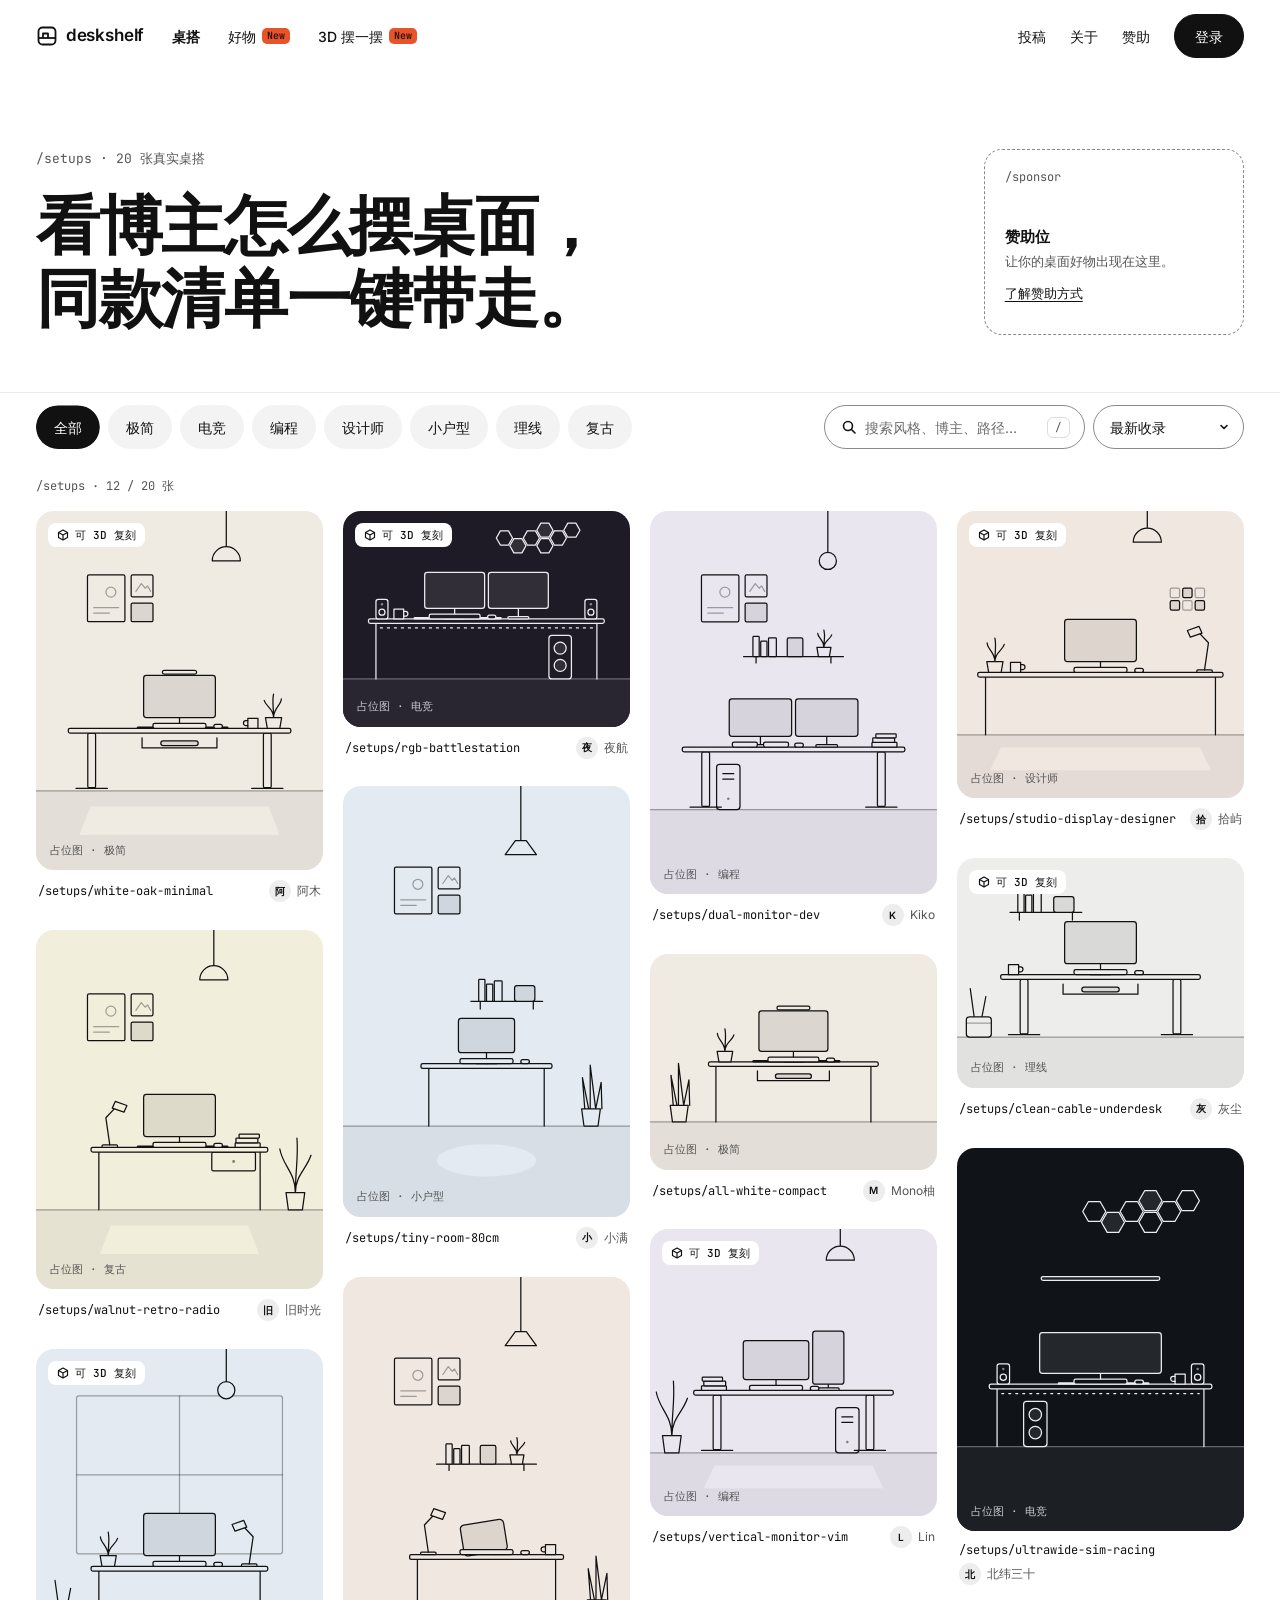
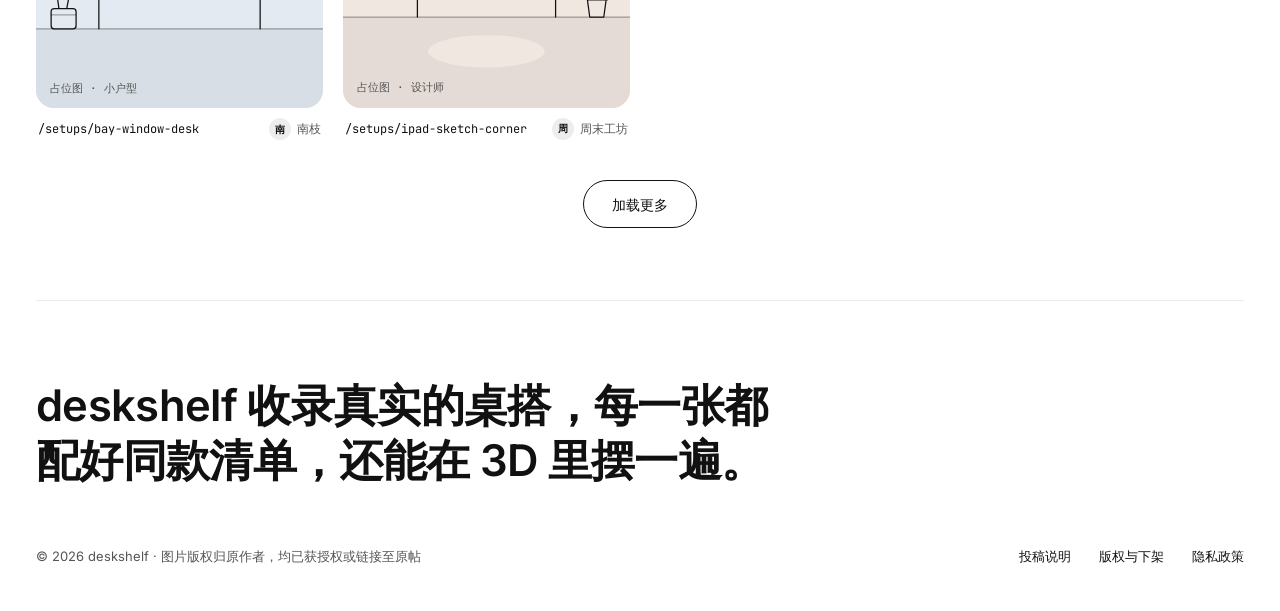
<file: index.html>
<!doctype html>
<html lang="zh-CN">
<head>
<meta charset="utf-8">
<meta name="viewport" content="width=device-width, initial-scale=1">
<title>deskshelf · 真实桌搭与同款清单</title>
<meta name="description" content="deskshelf 收录博主授权的真实桌搭照片，每张桌搭附同款清单，还能用 3D 小工具把桌面布局复刻出来。">
<meta name="theme-color" content="#ffffff">
<link rel="icon" href="favicon.svg" type="image/svg+xml">
<link rel="preload" href="fonts/inter-latin-wght-normal.woff2" as="font" type="font/woff2" crossorigin>
<link rel="preload" href="fonts/jetbrains-mono-latin-wght-normal.woff2" as="font" type="font/woff2" crossorigin>
<link rel="stylesheet" href="styles.css">
<!-- 等卡片渲染完再出第一帧，页面之间的转场才对得上 -->
<link rel="expect" href="#ready" blocking="render">
</head>
<body>
<a class="skip" href="#main">跳到桌搭列表</a>
<div class="wrap">

<header class="site-header">
  <nav class="nav" aria-label="主导航">
    <a class="brand" href="index.html" translate="no">
      <svg width="22" height="22" viewBox="0 0 22 22" fill="none" stroke="currentColor" stroke-width="1.8" stroke-linejoin="round" aria-hidden="true"><rect x="2.5" y="2.5" width="17" height="17" rx="4"></rect><path d="M2.5 13h17"></path><path d="M7 13V8.5h5V13"></path></svg>
      deskshelf
    </a>
    <a href="index.html" aria-current="page">桌搭</a>
    <a href="#">好物<span class="badge-new">New</span></a>
    <a href="detail.html#replica">3D 摆一摆<span class="badge-new">New</span></a>
  </nav>
  <nav class="nav nav--aux" aria-label="辅助导航">
    <a href="#">投稿</a>
    <a href="#">关于</a>
    <a href="#">赞助</a>
    <button type="button" class="btn btn--dark" data-login>登录</button>
  </nav>
</header>

<section class="hero">
  <div class="hero__text">
    <p class="path" id="count">/setups</p>
    <h1><span>看博主怎么摆桌面，</span><span>同款清单一键带走。</span></h1>
  </div>
  <aside class="sponsor" aria-label="赞助位">
    <span class="path">/sponsor</span>
    <div>
      <p class="sponsor__title">赞助位</p>
      <p class="sponsor__desc">让你的桌面好物出现在这里。</p>
      <a class="link-underline" href="#">了解赞助方式</a>
    </div>
  </aside>
</section>

<div class="filters-sentinel" id="filters-sentinel" aria-hidden="true"></div>
<section class="filters" id="filters" aria-label="筛选">
  <div class="chips chips--scroll" id="chips"></div>
  <div class="tools">
    <div class="search">
      <svg width="16" height="16" viewBox="0 0 16 16" fill="none" stroke="currentColor" stroke-width="1.6" stroke-linecap="round" aria-hidden="true"><circle cx="7" cy="7" r="4.5"></circle><path d="M10.5 10.5L14 14"></path></svg>
      <label class="sr-only" for="search">搜索桌搭</label>
      <input type="search" id="search" name="q" placeholder="搜索风格、博主、路径…" autocomplete="off" enterkeyhint="search" spellcheck="false">
      <kbd class="search__kbd" id="search-kbd" aria-hidden="true">/</kbd>
      <button type="button" class="search__clear" id="search-clear" aria-label="清除搜索" hidden>
        <svg width="12" height="12" viewBox="0 0 12 12" fill="none" stroke="currentColor" stroke-width="1.6" stroke-linecap="round" aria-hidden="true"><path d="M2.5 2.5l7 7M9.5 2.5l-7 7"></path></svg>
      </button>
    </div>
    <label class="sort-wrap">
      <span class="sr-only">排序方式</span>
      <select class="sort" id="sort" name="sort">
        <option value="new">最新收录</option>
        <option value="saved">最多收藏</option>
        <option value="d3">可 3D 复刻优先</option>
      </select>
      <svg width="12" height="12" viewBox="0 0 12 12" fill="none" stroke="currentColor" stroke-width="1.6" stroke-linecap="round" stroke-linejoin="round" aria-hidden="true"><path d="M3 4.5L6 7.5l3-3"></path></svg>
    </label>
  </div>
</section>

<main id="main" tabindex="-1">
  <div class="results">
    <p class="path" id="results" aria-live="polite"></p>
    <button type="button" class="link-underline" id="reset" hidden>清除筛选</button>
  </div>

  <div class="masonry" id="grid"></div>

  <div class="empty" id="empty" hidden>
    <p class="empty__title">没有匹配的桌搭。</p>
    <p class="empty__desc">换个分类或关键词，或者清除筛选看全部。</p>
    <button type="button" class="btn" id="empty-reset">清除筛选</button>
  </div>

  <div class="more">
    <button type="button" class="btn" id="more">加载更多</button>
    <p class="path" id="end" hidden>/end · 已经到底了</p>
  </div>
</main>

<footer class="site-footer">
  <p class="site-footer__lead">deskshelf 收录真实的桌搭，每一张都配好同款清单，还能在 3D 里摆一遍。</p>
  <div class="site-footer__row">
    <p>© 2026 deskshelf · 图片版权归原作者，均已获授权或链接至原帖</p>
    <nav class="nav" aria-label="页脚">
      <a href="#">投稿说明</a>
      <a href="#">版权与下架</a>
      <a href="#">隐私政策</a>
    </nav>
  </div>
</footer>

</div>
<script src="sketch.js"></script>
<script src="shared.js"></script>
<script src="app.js"></script>
<span id="ready" hidden></span>
</body>
</html>
</file>
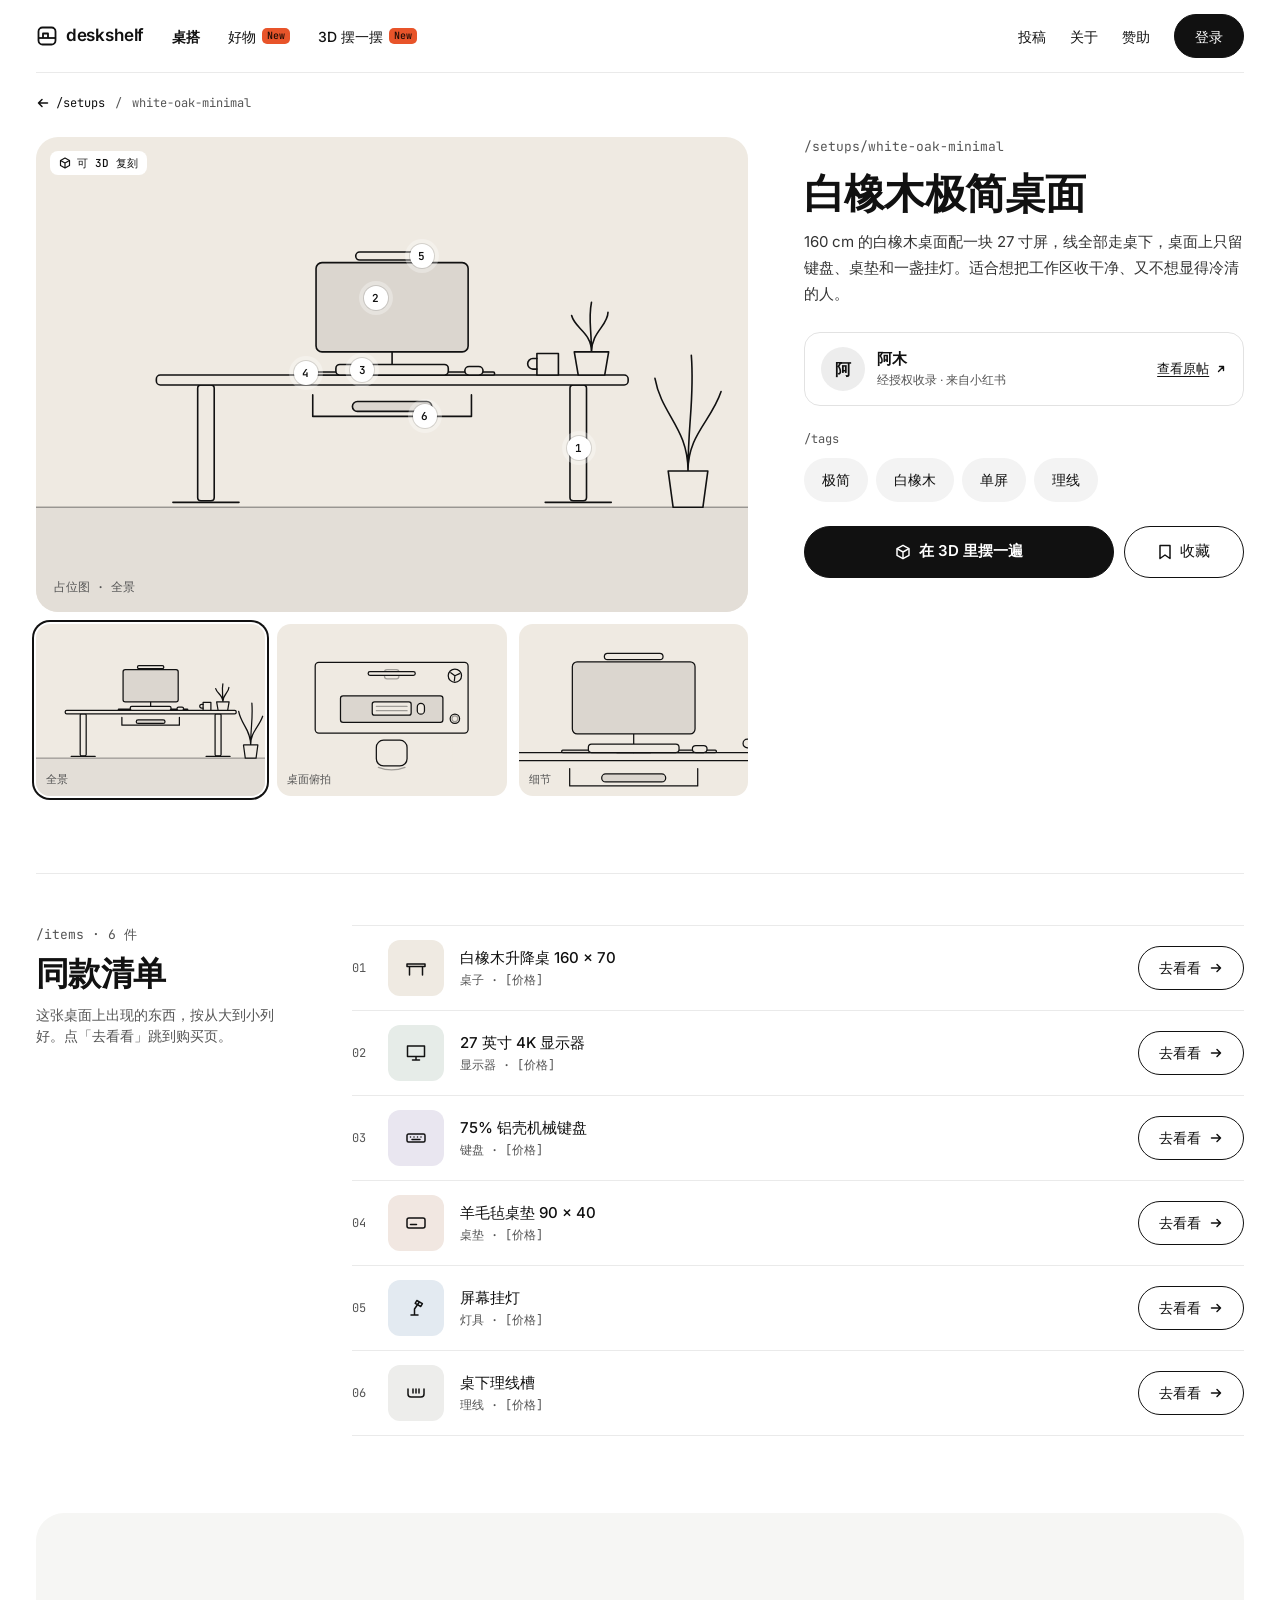
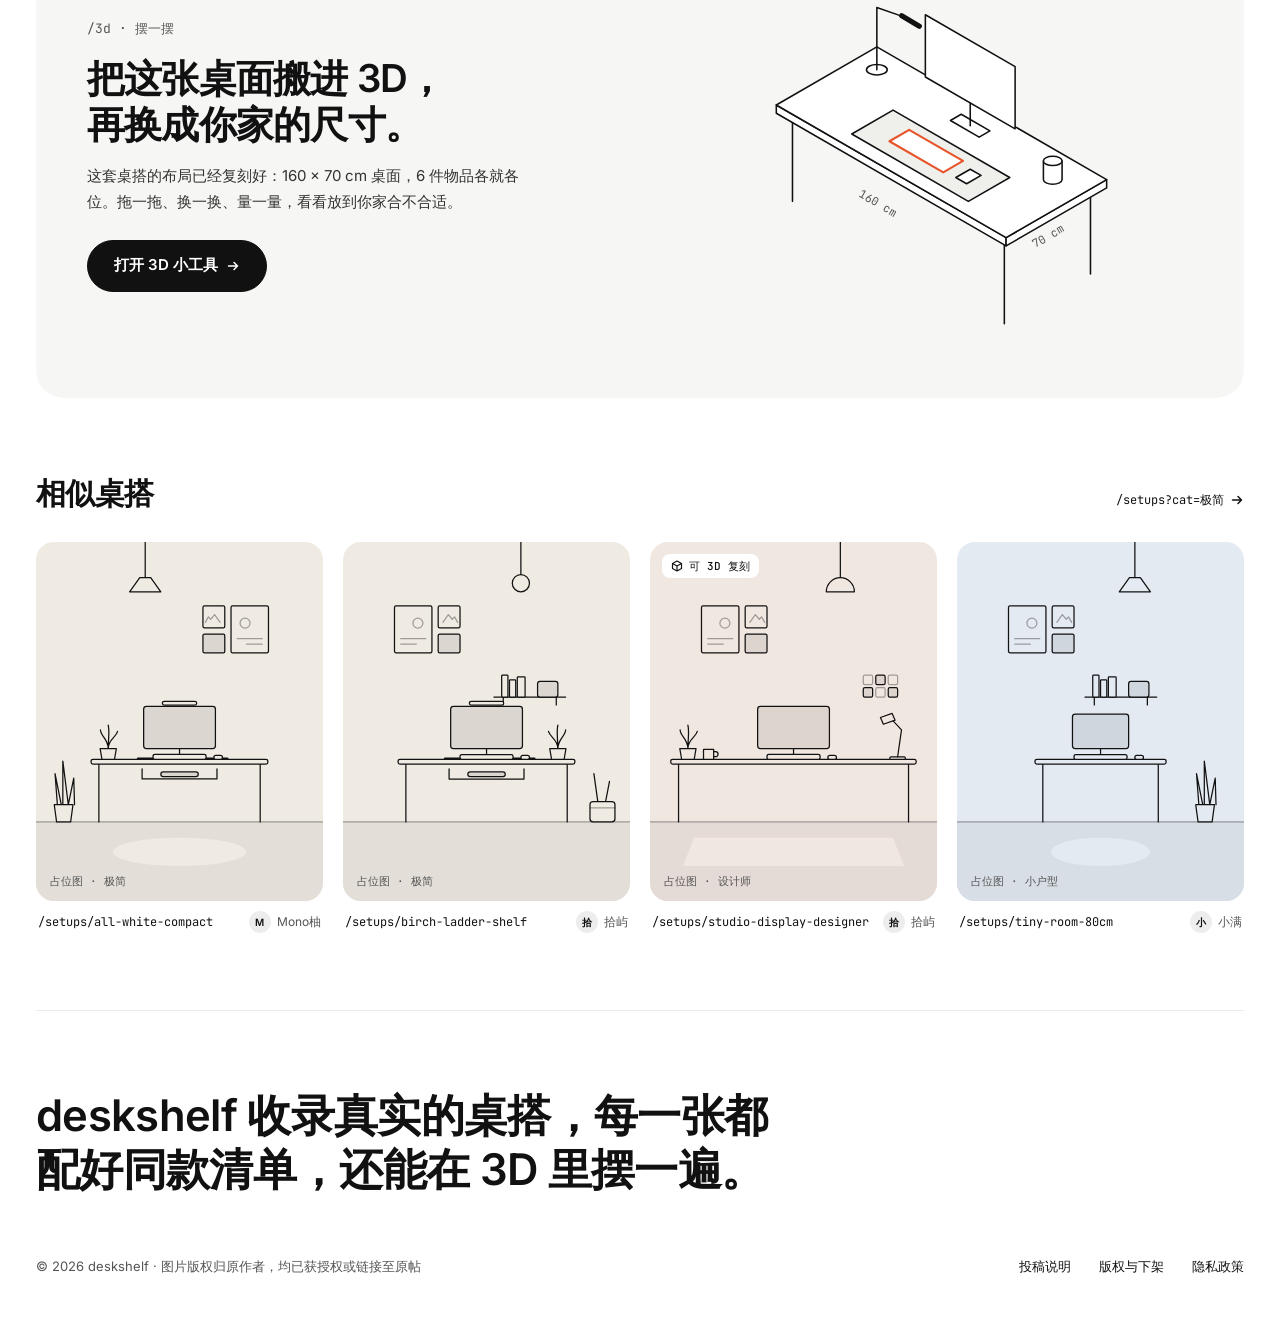
<file: detail.html>
<!doctype html>
<html lang="zh-CN">
<head>
<meta charset="utf-8">
<meta name="viewport" content="width=device-width, initial-scale=1">
<title>桌搭详情 · deskshelf</title>
<meta name="description" content="deskshelf 桌搭详情：同款清单、3D 复刻预览和相似桌搭。">
<meta name="theme-color" content="#ffffff">
<link rel="icon" href="favicon.svg" type="image/svg+xml">
<link rel="preload" href="fonts/inter-latin-wght-normal.woff2" as="font" type="font/woff2" crossorigin>
<link rel="preload" href="fonts/jetbrains-mono-latin-wght-normal.woff2" as="font" type="font/woff2" crossorigin>
<link rel="stylesheet" href="styles.css">
<!-- 等内容渲染完再出第一帧，页面之间的转场才对得上 -->
<link rel="expect" href="#ready" blocking="render">
</head>
<body>
<a class="skip" href="#main">跳到正文</a>
<div class="wrap">

<header class="site-header">
  <nav class="nav" aria-label="主导航">
    <a class="brand" href="index.html" translate="no">
      <svg width="22" height="22" viewBox="0 0 22 22" fill="none" stroke="currentColor" stroke-width="1.8" stroke-linejoin="round" aria-hidden="true"><rect x="2.5" y="2.5" width="17" height="17" rx="4"></rect><path d="M2.5 13h17"></path><path d="M7 13V8.5h5V13"></path></svg>
      deskshelf
    </a>
    <a href="index.html" aria-current="page">桌搭</a>
    <a href="#">好物<span class="badge-new">New</span></a>
    <a href="#replica">3D 摆一摆<span class="badge-new">New</span></a>
  </nav>
  <nav class="nav nav--aux" aria-label="辅助导航">
    <a href="#">投稿</a>
    <a href="#">关于</a>
    <a href="#">赞助</a>
    <button type="button" class="btn btn--dark" data-login>登录</button>
  </nav>
</header>

<nav class="crumbs" aria-label="面包屑">
  <a class="crumbs__back" href="index.html"><svg class="arrow arrow--back" width="14" height="14" viewBox="0 0 14 14" fill="none" stroke="currentColor" stroke-width="1.5" stroke-linecap="round" stroke-linejoin="round" aria-hidden="true"><path d="M11.5 7h-9M6 3.5L2.5 7 6 10.5"></path></svg>/setups</a>
  <span aria-hidden="true">/</span>
  <span id="crumb-slug"></span>
</nav>

<main id="main" tabindex="-1">

<div class="empty" id="missing" hidden>
  <p class="path" id="missing-path"></p>
  <p class="empty__title">没有找到这张桌搭，可能已经下架或者链接写错了。</p>
  <a class="link-underline" href="index.html">回到全部桌搭</a>
</div>

<div id="content">

<section class="detail">
  <div class="gallery">
    <div class="shot gallery__main" id="main-shot">
      <span class="shot__art" id="main-art"></span>
      <div class="spots" id="spots"></div>
      <span class="tag-3d" id="main-3d">
        <svg width="12" height="12" viewBox="0 0 12 12" fill="none" stroke="currentColor" stroke-width="1.2" stroke-linejoin="round" aria-hidden="true"><path d="M6 1l4.5 2.5v5L6 11 1.5 8.5v-5z"></path><path d="M1.5 3.5L6 6l4.5-2.5M6 6v5"></path></svg>
        可 3D 复刻
      </span>
      <span class="shot__label" id="main-shot-label"></span>
    </div>
    <div class="thumbs" id="thumbs" role="group" aria-label="图片"></div>
  </div>

  <div class="info">
    <div class="info__head">
      <p class="path" id="setup-path"></p>
      <h1 id="setup-title"></h1>
      <p class="prose" id="setup-desc"></p>
    </div>

    <div class="creator">
      <div class="creator__who">
        <span class="avatar avatar--lg" id="creator-avatar" aria-hidden="true"></span>
        <div>
          <p class="creator__name" id="creator-name"></p>
          <p class="creator__note">经授权收录 · 来自小红书</p>
        </div>
      </div>
      <a class="link-underline" href="#">查看原帖
        <svg width="12" height="12" viewBox="0 0 12 12" fill="none" stroke="currentColor" stroke-width="1.4" stroke-linecap="round" stroke-linejoin="round" aria-hidden="true"><path d="M3.5 8.5l5-5M4.5 3.5h4v4"></path></svg>
      </a>
    </div>

    <div class="tags">
      <p class="path">/tags</p>
      <div class="chips" id="setup-tags"></div>
    </div>

    <div class="actions">
      <a class="btn btn--dark btn--lg btn--strong" id="to-replica" href="#replica">
        <svg width="16" height="16" viewBox="0 0 12 12" fill="none" stroke="currentColor" stroke-width="1.1" stroke-linejoin="round" aria-hidden="true"><path d="M6 1l4.5 2.5v5L6 11 1.5 8.5v-5z"></path><path d="M1.5 3.5L6 6l4.5-2.5M6 6v5"></path></svg>
        在 3D 里摆一遍
      </a>
      <button type="button" class="btn btn--lg btn-save" id="save" aria-pressed="false">
        <svg width="14" height="16" viewBox="0 0 14 16" fill="none" stroke="currentColor" stroke-width="1.5" stroke-linejoin="round" aria-hidden="true"><path d="M2 1.5h10v13L7 11l-5 3.5z"></path></svg>
        <span id="save-label">收藏</span>
      </button>
    </div>
  </div>
</section>

<section class="section items-section" aria-labelledby="items-title">
  <div class="items-section__intro">
    <p class="path" id="items-count">/items</p>
    <h2 id="items-title">同款清单</h2>
    <p>这张桌面上出现的东西，按从大到小列好。点「去看看」跳到购买页。</p>
  </div>
  <ul class="items" id="items"></ul>
</section>

<section class="section replica" id="replica" aria-labelledby="replica-title">
  <div class="replica__text">
    <p class="path">/3d · 摆一摆</p>
    <h2 id="replica-title">把这张桌面搬进 3D，再换成你家的尺寸。</h2>
    <p class="prose" id="replica-desc"></p>
    <a class="btn btn--dark btn--lg btn--strong" href="#">打开 3D 小工具<svg class="arrow" width="14" height="14" viewBox="0 0 14 14" fill="none" stroke="currentColor" stroke-width="1.5" stroke-linecap="round" stroke-linejoin="round" aria-hidden="true"><path d="M2.5 7h9M8 3.5L11.5 7 8 10.5"></path></svg></a>
  </div>
  <div class="replica__art">
    <svg id="replica-svg" viewBox="0 0 520 370" fill="none" stroke="#111111" stroke-width="1.5" stroke-linejoin="round" stroke-linecap="round" role="img" aria-label="等距视角的桌面线稿示意">
      <path d="M133.6 145V229M338 263V347M421.1 215V299"></path>
      <path d="M118 136L339.7 264V272L118 144Z" fill="#FFFFFF"></path>
      <path d="M339.7 264L436.7 208V216L339.7 272Z" fill="#FFFFFF"></path>
      <path d="M215 80L436.7 208L339.7 264L118 136Z" fill="#FFFFFF"></path>
      <path d="M230.6 141L343.2 206L303.3 229L190.8 164Z" fill="#EFEFEC"></path>
      <path class="hl" d="M246.2 160L298.1 190L279.1 201L227.1 171Z" fill="#FFFFFF"></path>
      <path d="M305.1 198L315.5 204L301.6 212L291.2 206Z" fill="#FFFFFF"></path>
      <path d="M296.4 145L324.1 161L313.7 167L286 151Z" fill="#FFFFFF"></path>
      <path d="M305.1 156V134"></path>
      <path d="M261.8 109L348.4 159V99L261.8 49Z" fill="#FFFFFF"></path>
      <ellipse cx="215" cy="102" rx="10" ry="5" fill="#FFFFFF"></ellipse>
      <path d="M215 102V42L241 51"></path>
      <path d="M239 50L256 60" stroke-width="5"></path>
      <path d="M375.7 190V208A9 4.5 0 0 0 393.7 208V190" fill="#FFFFFF"></path>
      <ellipse cx="384.7" cy="190" rx="9" ry="4.5" fill="#FFFFFF"></ellipse>
      <text x="214" y="234" transform="rotate(30 214 234)" text-anchor="middle" id="replica-w"></text>
      <text x="382" y="266" transform="rotate(-30 382 266)" text-anchor="middle" id="replica-d"></text>
    </svg>
  </div>
</section>

<section class="section similar" aria-labelledby="similar-title">
  <div class="similar__head">
    <h2 id="similar-title">相似桌搭</h2>
    <a id="similar-link" href="index.html"></a>
  </div>
  <div class="similar__grid" id="similar"></div>
</section>

</div>

</main>

<footer class="site-footer">
  <p class="site-footer__lead">deskshelf 收录真实的桌搭，每一张都配好同款清单，还能在 3D 里摆一遍。</p>
  <div class="site-footer__row">
    <p>© 2026 deskshelf · 图片版权归原作者，均已获授权或链接至原帖</p>
    <nav class="nav" aria-label="页脚">
      <a href="#">投稿说明</a>
      <a href="#">版权与下架</a>
      <a href="#">隐私政策</a>
    </nav>
  </div>
</footer>

</div>
<script src="sketch.js"></script>
<script src="shared.js"></script>
<script src="detail.js"></script>
<span id="ready" hidden></span>
</body>
</html>
</file>
<file: styles.css>
/* deskshelf — 共享样式（首页 + 详情页） */

/* 西文字体自己托管（只含拉丁字符），中文用各系统自带的黑体，不依赖外部字体服务 */
@font-face {
  font-family: 'Inter';
  font-style: normal;
  font-weight: 100 900;
  font-display: swap;
  src: url('fonts/inter-latin-wght-normal.woff2') format('woff2-variations');
  unicode-range: U+0000-00FF, U+0131, U+0152-0153, U+02BB-02BC, U+02C6, U+02DA, U+02DC, U+0304, U+0308, U+0329, U+2000-206F, U+20AC, U+2122, U+2191, U+2193, U+2212, U+2215, U+FEFF, U+FFFD;
}

@font-face {
  font-family: 'JetBrains Mono';
  font-style: normal;
  font-weight: 100 800;
  font-display: swap;
  src: url('fonts/jetbrains-mono-latin-wght-normal.woff2') format('woff2-variations');
  unicode-range: U+0000-00FF, U+0131, U+0152-0153, U+02BB-02BC, U+02C6, U+02DA, U+02DC, U+0304, U+0308, U+0329, U+2000-206F, U+20AC, U+2122, U+2191, U+2193, U+2212, U+2215, U+FEFF, U+FFFD;
}

:root {
  --ink: #111111;
  --body: #333333;
  --muted: #555555;
  --line: #eaeaea;
  --border: #8a8a8a;
  --chip: #f3f3f3;
  --panel: #f6f6f4;
  --accent: #e8542a;
  --accent-ink: #1a0a05;
  --pad: clamp(16px, 2.8vw, 40px);
  --gap-section: clamp(48px, 6vw, 88px);
  --cjk: 'PingFang SC', 'HarmonyOS Sans SC', 'Microsoft YaHei UI', 'Microsoft YaHei', 'Noto Sans SC', 'Noto Sans CJK SC';
  --sans: 'Inter', var(--cjk), system-ui, sans-serif;
  --mono: 'JetBrains Mono', ui-monospace, 'SF Mono', Menlo, Consolas, var(--cjk), monospace;

  /* 动效：进出场用 ease-out，屏幕上的移动用 move，都比浏览器自带的曲线更干脆 */
  --ease-out: cubic-bezier(0.23, 1, 0.32, 1);
  --ease-move: cubic-bezier(0.32, 0.72, 0, 1);
  --ease-draw: cubic-bezier(0.65, 0, 0.35, 1);
}

*,
*::before,
*::after {
  box-sizing: border-box;
}

[hidden] {
  display: none !important;
}

html {
  -webkit-text-size-adjust: 100%;
}

body {
  margin: 0;
  background: #ffffff;
  color: var(--ink);
  font-family: var(--sans);
  font-size: 15px;
  line-height: 1.5;
  -webkit-font-smoothing: antialiased;
  -webkit-tap-highlight-color: transparent;
  text-autospace: normal;
}

::selection {
  background: var(--ink);
  color: #ffffff;
}

a {
  color: var(--ink);
  text-decoration: none;
}

a,
button,
select {
  touch-action: manipulation;
}

button,
input,
select {
  font: inherit;
}

h1,
h2,
p,
ul {
  margin: 0;
}

h1,
h2 {
  text-wrap: balance;
}

:focus-visible {
  outline: 2px solid var(--accent);
  outline-offset: 2px;
}

main:focus {
  outline: none;
}

.mono {
  font-family: var(--mono);
}

.sr-only {
  position: absolute;
  width: 1px;
  height: 1px;
  overflow: hidden;
  clip: rect(0 0 0 0);
  white-space: nowrap;
}

.skip {
  position: absolute;
  top: 12px;
  left: 16px;
  z-index: 80;
  padding: 10px 16px;
  border-radius: 999px;
  background: var(--ink);
  color: #ffffff;
  font-size: 14px;
  font-weight: 500;
  transform: translateY(-200%);
}

.skip:focus {
  transform: none;
}

.wrap {
  max-width: 1440px;
  margin: 0 auto;
  padding: 0 var(--pad);
}

.arrow {
  flex: none;
  transition: transform 200ms var(--ease-out);
}

/* ---------- 顶部导航 ---------- */

.site-header {
  display: flex;
  flex-wrap: wrap;
  align-items: center;
  justify-content: space-between;
  gap: 4px 24px;
  padding: 14px 0;
}

.nav {
  display: flex;
  flex-wrap: wrap;
  align-items: center;
  gap: 0 28px;
}

.nav--aux {
  gap: 0 24px;
}

.nav a {
  display: inline-flex;
  align-items: center;
  gap: 6px;
  min-height: 44px;
  font-size: 14px;
  font-weight: 500;
  transition: color 150ms ease;
}

.nav--aux a {
  font-weight: 400;
}

.nav a[aria-current='page'] {
  font-weight: 600;
}

.nav .brand {
  gap: 8px;
  font-size: 17px;
  font-weight: 600;
  letter-spacing: -0.01em;
}

.badge-new {
  padding: 3px 5px;
  border-radius: 5px;
  background: var(--accent);
  color: var(--accent-ink);
  font-family: var(--mono);
  font-size: 10px;
  font-weight: 500;
  line-height: 1;
}

/* ---------- 按钮 ---------- */

.btn {
  display: inline-flex;
  align-items: center;
  justify-content: center;
  gap: 8px;
  min-height: 44px;
  padding: 0 20px;
  border: 1px solid var(--ink);
  border-radius: 999px;
  background: #ffffff;
  color: var(--ink);
  font-size: 14px;
  font-weight: 500;
  cursor: pointer;
  user-select: none;
  transition: background-color 150ms ease, transform 160ms var(--ease-out);
}

.btn:active {
  transform: scale(0.97);
}

.btn--dark {
  background: var(--ink);
  color: #ffffff;
}

.btn--lg {
  min-height: 52px;
  padding: 0 26px;
  font-size: 15px;
}

.btn--strong {
  font-weight: 600;
}

.link-underline {
  display: inline-flex;
  align-items: center;
  gap: 6px;
  min-height: 44px;
  padding: 0;
  border: 0;
  background: none;
  color: var(--ink);
  font-size: 13px;
  font-weight: 500;
  text-decoration: underline;
  text-underline-offset: 3px;
  cursor: pointer;
  transition: color 150ms ease;
}

/* ---------- 首页：大标题区 ---------- */

.hero {
  display: flex;
  flex-wrap: wrap;
  align-items: flex-end;
  justify-content: space-between;
  gap: 32px 48px;
  padding: clamp(40px, 6vw, 88px) 0 clamp(32px, 4.5vw, 64px);
}

.hero__text {
  flex: 999 1 420px;
  min-width: 0;
}

.path {
  font-family: var(--mono);
  font-size: 13px;
  font-variant-numeric: tabular-nums;
  color: var(--muted);
}

.hero .path {
  margin-bottom: 20px;
}

.hero h1 {
  font-size: clamp(32px, 5vw, 68px);
  line-height: 1.14;
  font-weight: 600;
  letter-spacing: -0.02em;
}

.hero h1 span {
  display: inline-block;
}

.sponsor {
  flex: 1 1 260px;
  max-width: 340px;
  min-height: 156px;
  display: flex;
  flex-direction: column;
  justify-content: space-between;
  gap: 20px;
  padding: 18px 20px;
  border: 1.5px dashed var(--border);
  border-radius: 18px;
}

.sponsor .path {
  font-size: 12px;
}

.sponsor__title {
  font-size: 15px;
  font-weight: 600;
}

.sponsor__desc {
  margin-top: 4px;
  font-size: 13px;
  color: var(--muted);
}

/* 进场只在第一次打开首页时播一次（app.js 给 html 加 .intro） */

@keyframes rise {
  from {
    opacity: 0;
    transform: translateY(0.45em);
  }
}

@keyframes fade {
  from {
    opacity: 0;
  }
}

.intro .hero h1 span {
  animation: rise 720ms var(--ease-out) backwards;
}

.intro .hero h1 span:nth-child(2) {
  animation-delay: 90ms;
}

.intro .hero .path,
.intro .sponsor {
  animation: fade 600ms ease 220ms backwards;
}

/* ---------- 首页：筛选栏 ---------- */

.filters-sentinel {
  height: 0;
}

.filters {
  position: sticky;
  top: 0;
  z-index: 20;
  display: flex;
  align-items: center;
  justify-content: space-between;
  gap: 12px 24px;
  margin: 0 calc(-1 * var(--pad));
  padding: 12px var(--pad);
  border-top: 1px solid var(--line);
  background: rgba(255, 255, 255, 0.9);
  -webkit-backdrop-filter: saturate(1.6) blur(16px);
  backdrop-filter: saturate(1.6) blur(16px);
  box-shadow: 0 1px 0 transparent;
  transition: box-shadow 200ms ease, border-color 200ms ease;
  view-transition-name: filters;
}

.filters.is-stuck {
  border-top-color: transparent;
  box-shadow: 0 1px 0 var(--line);
}

.chips {
  position: relative;
  display: flex;
  flex-wrap: wrap;
  gap: 8px;
}

.chips--scroll {
  flex-wrap: nowrap;
  min-width: 0;
}

.chip {
  flex: none;
  display: inline-flex;
  align-items: center;
  min-height: 44px;
  padding: 0 18px;
  border: 0;
  border-radius: 999px;
  background: var(--chip);
  color: var(--ink);
  font-size: 14px;
  font-weight: 500;
  white-space: nowrap;
  cursor: pointer;
  user-select: none;
  transition: background-color 150ms ease, transform 160ms var(--ease-out);
}

.chip:active {
  transform: scale(0.97);
}

/* 选中态是盖在上面的一层深色副本，用 clip-path 只露出选中的那一个。
   换分类时移动的是裁剪框，文字颜色跟着一起滑过去，不会出现白字压在浅底上的瞬间。 */
.chips__active {
  position: absolute;
  top: 0;
  left: 0;
  display: flex;
  gap: 8px;
  padding: inherit;
  pointer-events: none;
  clip-path: inset(0 100% 0 0 round 999px);
  transition: clip-path 320ms var(--ease-move);
}

.chips__active .chip {
  background: var(--ink);
  color: #ffffff;
}

.tools {
  display: flex;
  align-items: center;
  gap: 8px;
  flex: 0 1 420px;
  min-width: 0;
}

.search {
  flex: 1 1 200px;
  min-width: 0;
  display: flex;
  align-items: center;
  gap: 8px;
  min-height: 44px;
  padding: 0 6px 0 16px;
  border: 1px solid var(--border);
  border-radius: 999px;
  background: #ffffff;
  transition: border-color 150ms ease, box-shadow 150ms ease;
}

.search:focus-within {
  border-color: var(--ink);
  box-shadow: 0 0 0 3px rgba(17, 17, 17, 0.1);
}

.search > svg {
  flex: none;
}

.search input {
  flex: 1 1 auto;
  min-width: 0;
  width: 100%;
  height: 40px;
  padding: 0;
  border: 0;
  outline: 0;
  background: transparent;
  color: var(--ink);
  font-size: 14px;
  -webkit-appearance: none;
  appearance: none;
}

.search input::placeholder {
  color: #6b6b6b;
}

.search input::-webkit-search-cancel-button {
  display: none;
}

.search__kbd {
  flex: none;
  margin-right: 8px;
  padding: 2px 7px;
  border: 1px solid #dcdcdc;
  border-radius: 6px;
  font-family: var(--mono);
  font-size: 11px;
  line-height: 1.4;
  color: var(--muted);
}

.search:focus-within .search__kbd {
  display: none;
}

.search__clear {
  flex: none;
  display: grid;
  place-items: center;
  width: 32px;
  height: 32px;
  padding: 0;
  border: 0;
  border-radius: 50%;
  background: var(--chip);
  color: var(--ink);
  cursor: pointer;
  transition: background-color 150ms ease, transform 160ms var(--ease-out);
}

.search__clear:active {
  transform: scale(0.92);
}

.sort-wrap {
  position: relative;
  flex: none;
  display: inline-flex;
  align-items: center;
}

.sort-wrap > svg {
  position: absolute;
  right: 14px;
  pointer-events: none;
}

.sort {
  min-height: 44px;
  padding: 0 36px 0 16px;
  border: 1px solid var(--border);
  border-radius: 999px;
  background-color: #ffffff;
  color: var(--ink);
  font-size: 14px;
  cursor: pointer;
  -webkit-appearance: none;
  appearance: none;
  transition: border-color 150ms ease;
}

/* ---------- 列表上方的结果行 ---------- */

.results {
  display: flex;
  flex-wrap: wrap;
  align-items: center;
  justify-content: space-between;
  gap: 0 16px;
  min-height: 44px;
  padding-top: 6px;
}

.results .path {
  font-size: 12px;
  overflow-wrap: anywhere;
}

/* ---------- 桌搭卡片 ---------- */

/* 位置由 app.js 算好写进 transform，见那里的说明 */
.masonry {
  position: relative;
  margin-top: 6px;
}

.masonry > .card {
  position: absolute;
  top: 0;
  left: 0;
  width: var(--col-w, 100%);
}

.card {
  position: relative;
  margin: 0;
}

/* 卡片右上角的快速收藏 */
.card__save {
  position: absolute;
  top: 10px;
  right: 10px;
  display: grid;
  place-items: center;
  width: 34px;
  height: 34px;
  padding: 0;
  border: 0;
  border-radius: 50%;
  background: #ffffff;
  color: var(--ink);
  cursor: pointer;
  transition: opacity 150ms ease, transform 160ms var(--ease-out), background-color 150ms ease, color 150ms ease;
}

.card__save::before {
  content: '';
  position: absolute;
  inset: -5px;
}

.card__save:active {
  transform: scale(0.92);
}

.card__save[aria-pressed='true'] {
  background: var(--ink);
  color: #ffffff;
}

.card__save[aria-pressed='true'] svg {
  fill: currentColor;
}

.shot {
  --shot-bg: #ededeb;
  position: relative;
  display: block;
  border-radius: 18px;
  overflow: hidden;
  background: var(--shot-bg);
  color: var(--ink);
  view-transition-class: shot;
}

.shot--dark {
  color: #ececf2;
}

a.shot {
  transition: transform 160ms var(--ease-out);
}

a.shot:active {
  transform: scale(0.985);
}

/* 占位线稿，由 sketch.js 生成 */
.shot__art {
  position: absolute;
  inset: 0;
  display: block;
  pointer-events: none;
  /* 悬停时从桌子脚下往上放大一点 */
  transform-origin: 50% 82%;
  transition: transform 600ms var(--ease-out);
}

/* 线稿按容器的宽高比生成，铺满整张图 */
.sketch {
  display: block;
  width: 100%;
  height: 100%;
}

.sketch * {
  vector-effect: non-scaling-stroke;
}

.sk-fill {
  fill: var(--shot-bg);
}

.sk-soft {
  stroke-opacity: 0.36;
}

/* 屏幕这类需要一点深浅的面：在底色上叠一点线条的颜色，亮色卡片变深，暗色卡片变亮 */
.sk-tone {
  fill: rgba(128, 128, 128, 0.14);
  fill: color-mix(in srgb, var(--shot-bg), currentColor 9%);
}

.sk-floor {
  fill: rgba(128, 128, 128, 0.1);
  fill: color-mix(in srgb, var(--shot-bg), currentColor 5.5%);
  stroke: none;
}

.sk-rug {
  fill: var(--shot-bg);
  stroke: none;
}

.sk-dot {
  fill: currentColor;
  fill-opacity: 0.5;
  stroke: none;
}

.shot__label {
  position: absolute;
  left: 14px;
  bottom: 12px;
  font-family: var(--mono);
  font-size: 11px;
  color: var(--muted);
}

.shot--dark .shot__label {
  color: #c9c9d1;
}

.tag-3d {
  position: absolute;
  top: 12px;
  left: 12px;
  display: inline-flex;
  align-items: center;
  gap: 6px;
  padding: 6px 9px;
  border-radius: 8px;
  background: #ffffff;
  color: var(--ink);
  font-family: var(--mono);
  font-size: 11px;
  font-weight: 500;
  line-height: 1;
}

.card__meta {
  display: flex;
  flex-wrap: wrap;
  align-items: center;
  justify-content: space-between;
  gap: 4px 12px;
  padding: 10px 2px 0;
}

.card__path {
  font-family: var(--mono);
  font-size: 12px;
  overflow-wrap: anywhere;
  transition: color 150ms ease;
}

.card__by {
  display: inline-flex;
  align-items: center;
  gap: 6px;
  font-size: 12px;
  color: var(--muted);
}

.avatar {
  flex: none;
  display: inline-flex;
  align-items: center;
  justify-content: center;
  width: 22px;
  height: 22px;
  border-radius: 50%;
  background: #ededed;
  color: var(--ink);
  font-size: 10px;
  font-weight: 600;
}

.avatar--lg {
  width: 44px;
  height: 44px;
  font-size: 16px;
}

.empty {
  display: flex;
  flex-direction: column;
  align-items: center;
  gap: 8px;
  padding: 64px 0 72px;
  text-align: center;
}

.empty__title {
  font-size: 20px;
  font-weight: 600;
  letter-spacing: -0.01em;
}

.empty__desc {
  font-size: 14px;
  color: var(--muted);
}

.empty .btn,
.empty .link-underline {
  margin-top: 12px;
}

.more {
  display: flex;
  justify-content: center;
  padding: 40px 0 72px;
}

.more .btn {
  min-height: 48px;
  padding: 0 28px;
}

.more .path {
  font-size: 12px;
}

/* ---------- 页脚 ---------- */

.site-footer {
  border-top: 1px solid var(--line);
  padding: clamp(40px, 6vw, 80px) 0 32px;
}

.site-footer__lead {
  max-width: 20em;
  font-size: clamp(24px, 3.4vw, 44px);
  line-height: 1.25;
  font-weight: 600;
  letter-spacing: -0.015em;
  text-wrap: balance;
}

.site-footer__row {
  display: flex;
  flex-wrap: wrap;
  align-items: center;
  justify-content: space-between;
  gap: 8px 32px;
  margin-top: 48px;
  font-size: 13px;
  color: var(--muted);
}

.site-footer__row .nav a {
  font-size: 13px;
  font-weight: 400;
}

/* ---------- 详情页 ---------- */

.crumbs {
  display: flex;
  flex-wrap: wrap;
  align-items: center;
  gap: 0 10px;
  padding: 8px 0 12px;
  border-top: 1px solid var(--line);
  font-family: var(--mono);
  font-size: 12px;
  color: var(--muted);
}

.crumbs a {
  display: inline-flex;
  align-items: center;
  gap: 6px;
  min-height: 44px;
  transition: color 150ms ease;
}

.detail {
  display: flex;
  flex-wrap: wrap;
  align-items: flex-start;
  gap: 32px 56px;
}

.gallery {
  flex: 999 1 560px;
  min-width: 0;
  display: flex;
  flex-direction: column;
  gap: 12px;
}

.gallery__main {
  aspect-ratio: 3 / 2;
  border-radius: 22px;
}

/* 大图上线条相应粗一点 */
.gallery__main .sketch {
  stroke-width: 1.6;
}

/* ---------- 热点：全景图上的编号点，对应同款清单里的每一行 ---------- */

.spots {
  position: absolute;
  inset: 0;
}

.spot {
  position: absolute;
  z-index: 1;
  width: 24px;
  height: 24px;
  margin: -12px 0 0 -12px;
  padding: 0;
  border: 0;
  border-radius: 50%;
  background: #ffffff;
  color: var(--ink);
  font: 600 11px/24px var(--mono);
  text-align: center;
  cursor: pointer;
  box-shadow: 0 0 0 1px rgba(17, 17, 17, 0.14), 0 0 0 5px rgba(255, 255, 255, 0.3);
  transition: transform 180ms var(--ease-out), background-color 150ms ease, color 150ms ease, box-shadow 200ms ease;
  animation: spot-in 420ms var(--ease-out) backwards;
  animation-delay: calc(var(--i, 0) * 60ms + 420ms);
}

/* 点比 44px 小，用伪元素把可点范围补够 */
.spot::before {
  content: '';
  position: absolute;
  inset: -10px;
  border-radius: 50%;
}

.spot.is-hot,
.spot:focus-visible {
  z-index: 2;
  background: var(--ink);
  color: #ffffff;
  transform: scale(1.15);
  box-shadow: 0 0 0 1px var(--ink), 0 0 0 7px rgba(255, 255, 255, 0.4);
}

.shot--dark .spot.is-hot,
.shot--dark .spot:focus-visible {
  background: var(--accent);
  box-shadow: 0 0 0 1px var(--accent), 0 0 0 7px rgba(255, 255, 255, 0.22);
}

.spot:active {
  transform: scale(0.94);
}

.spot__num {
  display: block;
}

.spot__tip {
  position: absolute;
  left: 50%;
  bottom: calc(100% + 10px);
  width: max-content;
  max-width: 220px;
  padding: 7px 11px;
  border-radius: 9px;
  background: var(--ink);
  color: #ffffff;
  font: 500 12px/1.3 var(--sans);
  pointer-events: none;
  opacity: 0;
  transform: translate(-50%, 4px) scale(0.87);
  transform-origin: 50% 100%;
  transition: opacity 120ms ease, transform 160ms var(--ease-out);
}

.shot--dark .spot__tip {
  background: #ffffff;
  color: var(--ink);
}

.spot__tip--below {
  top: calc(100% + 10px);
  bottom: auto;
  transform-origin: 50% 0;
}

.spot__tip--left {
  left: -6px;
  transform: translate(0, 4px) scale(0.87);
  transform-origin: 12px 100%;
}

.spot__tip--right {
  left: auto;
  right: -6px;
  transform: translate(0, 4px) scale(0.87);
  transform-origin: calc(100% - 12px) 100%;
}

.spot.is-hot .spot__tip,
.spot:focus-visible .spot__tip {
  opacity: 1;
  transform: translate(-50%, 0) scale(1);
}

.spot.is-hot .spot__tip--left,
.spot:focus-visible .spot__tip--left,
.spot.is-hot .spot__tip--right,
.spot:focus-visible .spot__tip--right {
  transform: none;
}

@keyframes spot-in {
  from {
    opacity: 0;
    transform: scale(0.4);
  }
}

.gallery__main .tag-3d {
  top: 14px;
  left: 14px;
}

.gallery__main .shot__label {
  left: 18px;
  bottom: 16px;
  font-size: 12px;
}

.thumbs {
  display: grid;
  grid-template-columns: repeat(3, minmax(0, 1fr));
  gap: 12px;
}

.thumb {
  aspect-ratio: 4 / 3;
  padding: 0;
  border: 0;
  border-radius: 14px;
  font: inherit;
  cursor: pointer;
  transition: box-shadow 200ms ease, transform 160ms var(--ease-out);
}

.thumb:active {
  transform: scale(0.98);
}

.thumb[aria-pressed='true'] {
  box-shadow: 0 0 0 2px #ffffff, 0 0 0 4px var(--ink);
}

.thumb .shot__label {
  left: 10px;
  bottom: 8px;
}

.info {
  /* 图集比文字高，往下滚时文字这一栏跟着停在视口里 */
  position: sticky;
  top: 24px;
  flex: 1 1 440px;
  min-width: 0;
  display: flex;
  flex-direction: column;
  gap: 24px;
}

.info__head {
  display: flex;
  flex-direction: column;
  gap: 12px;
}

.info h1 {
  font-size: clamp(28px, 3.2vw, 42px);
  line-height: 1.18;
  font-weight: 600;
  letter-spacing: -0.02em;
}

.prose {
  font-size: 15px;
  line-height: 1.75;
  color: var(--body);
  text-wrap: pretty;
}

.creator {
  display: flex;
  flex-wrap: wrap;
  align-items: center;
  justify-content: space-between;
  gap: 8px 16px;
  padding: 14px 16px;
  border: 1px solid #e2e2e2;
  border-radius: 16px;
}

.creator__who {
  display: flex;
  align-items: center;
  gap: 12px;
  min-width: 0;
}

.creator__name {
  font-size: 15px;
  font-weight: 600;
}

.creator__note {
  font-size: 12px;
  color: var(--muted);
}

.tags {
  display: flex;
  flex-direction: column;
  gap: 10px;
}

.tags .path {
  font-size: 12px;
}

.actions {
  display: flex;
  flex-wrap: wrap;
  gap: 10px;
}

.actions .btn--dark {
  flex: 999 1 220px;
}

.actions .btn-save {
  flex: 1 1 120px;
  padding: 0 22px;
}

.btn-save svg {
  transition: fill 150ms ease;
}

.btn-save[aria-pressed='true'] svg {
  fill: var(--ink);
}

.section {
  margin-top: var(--gap-section);
}

.section h2 {
  font-size: clamp(24px, 2.6vw, 34px);
  line-height: 1.2;
  font-weight: 600;
  letter-spacing: -0.015em;
}

.items-section {
  display: flex;
  flex-wrap: wrap;
  align-items: flex-start;
  gap: 24px 56px;
  padding-top: clamp(32px, 4vw, 56px);
  border-top: 1px solid var(--line);
}

.items-section__intro {
  flex: 1 1 260px;
  min-width: 0;
  display: flex;
  flex-direction: column;
  gap: 10px;
}

.items-section__intro p:last-child {
  max-width: 24em;
  font-size: 14px;
  color: var(--muted);
}

.items {
  flex: 999 1 560px;
  min-width: 0;
  padding: 0;
  list-style: none;
  border-top: 1px solid var(--line);
}

.item {
  position: relative;
  isolation: isolate;
  display: flex;
  flex-wrap: wrap;
  align-items: center;
  gap: 12px 16px;
  padding: 14px 0;
  border-bottom: 1px solid var(--line);
}

/* 行的高亮铺在一层伪元素上，左右各伸出去一点，不动行本身的排版 */
.item::before {
  content: '';
  position: absolute;
  inset: 0 -12px;
  z-index: -1;
  border-radius: 14px;
  background: var(--panel);
  opacity: 0;
  transition: opacity 150ms ease;
}

.item.is-hot::before {
  opacity: 1;
}

.item.is-flash::before {
  animation: row-flash 1400ms ease;
}

@keyframes row-flash {
  0%,
  45% {
    opacity: 1;
  }
}

.item__num {
  flex: none;
  width: 20px;
  font-family: var(--mono);
  font-size: 12px;
  color: var(--muted);
  transition: color 150ms ease;
}

.item.is-hot .item__num,
.item.is-flash .item__num {
  color: var(--ink);
}

.item__thumb {
  flex: none;
  display: grid;
  place-items: center;
  width: 56px;
  height: 56px;
  border-radius: 12px;
  color: var(--ink);
}

.item__text {
  flex: 1 1 100px;
  min-width: 0;
}

.item__name {
  font-size: 15px;
  font-weight: 500;
}

.item__meta {
  margin-top: 2px;
  font-family: var(--mono);
  font-size: 12px;
  color: var(--muted);
}

.replica {
  display: flex;
  flex-wrap: wrap;
  align-items: center;
  gap: 24px 48px;
  padding: clamp(24px, 4vw, 56px);
  background: var(--panel);
  border-radius: 28px;
  scroll-margin-top: 24px;
}

.replica__text {
  flex: 1 1 300px;
  min-width: 0;
  display: flex;
  flex-direction: column;
  align-items: flex-start;
  gap: 16px;
}

.replica__text h2 {
  font-size: clamp(24px, 3vw, 40px);
  letter-spacing: -0.02em;
}

.replica__text .prose {
  max-width: 30em;
}

.replica__text .btn {
  margin-top: 8px;
}

.replica__art {
  flex: 1 1 320px;
  min-width: 0;
  max-width: 600px;
  margin: 0 auto;
}

.replica__art svg {
  display: block;
  width: 100%;
  height: auto;
}

.replica__art text {
  font-family: var(--mono);
  font-size: 11px;
  fill: var(--muted);
  stroke: none;
}

.replica__art .hl {
  stroke: var(--accent);
  stroke-width: 2;
}

/* 滚到这一块时把线稿画出来（detail.js 加 .will-draw，进入视口后加 .is-drawn） */
.will-draw svg path,
.will-draw svg ellipse {
  /* 间隔比路径长，偏移略大于 1：起点不会留下一个圆头的小点 */
  stroke-dasharray: 1 2;
  stroke-dashoffset: 1.05;
  fill-opacity: 0;
  transition: stroke-dashoffset 900ms var(--ease-draw), fill-opacity 400ms ease;
}

.will-draw svg text {
  opacity: 0;
  transition: opacity 500ms ease 1100ms;
}

.will-draw.is-drawn svg path,
.will-draw.is-drawn svg ellipse {
  stroke-dashoffset: 0;
  fill-opacity: 1;
}

.will-draw.is-drawn svg text {
  opacity: 1;
}

.similar {
  padding-bottom: var(--gap-section);
}

.similar__head {
  display: flex;
  flex-wrap: wrap;
  align-items: baseline;
  justify-content: space-between;
  gap: 4px 24px;
  margin-bottom: 20px;
}

.similar__head h2 {
  font-size: clamp(22px, 2.4vw, 30px);
}

.similar__head a {
  display: inline-flex;
  align-items: center;
  gap: 6px;
  min-height: 44px;
  font-family: var(--mono);
  font-size: 12px;
  transition: color 150ms ease;
}

.similar__grid {
  display: grid;
  grid-template-columns: repeat(auto-fit, minmax(160px, 1fr));
  gap: 28px 20px;
}

.similar__grid .shot {
  aspect-ratio: 4 / 5;
}

/* ---------- 弹层 ---------- */

.dialog {
  width: min(360px, calc(100vw - 32px));
  padding: 24px;
  border: 0;
  border-radius: 22px;
  color: var(--ink);
  overscroll-behavior: contain;
  opacity: 0;
  transform: scale(0.96);
  transition: opacity 180ms ease, transform 240ms var(--ease-out), overlay 240ms allow-discrete, display 240ms allow-discrete;
}

.dialog[open] {
  opacity: 1;
  transform: none;
}

.dialog::backdrop {
  background: rgba(17, 17, 17, 0);
  transition: background-color 240ms ease, overlay 240ms allow-discrete, display 240ms allow-discrete;
}

.dialog[open]::backdrop {
  background: rgba(17, 17, 17, 0.4);
}

@starting-style {
  .dialog[open] {
    opacity: 0;
    transform: scale(0.96);
  }

  .dialog[open]::backdrop {
    background: rgba(17, 17, 17, 0);
  }
}

.dialog form {
  display: flex;
  flex-direction: column;
  align-items: flex-start;
  gap: 12px;
}

.dialog__title {
  font-size: 22px;
  font-weight: 600;
  letter-spacing: -0.015em;
}

.dialog .btn {
  margin-top: 8px;
}

/* ---------- 提示条 ---------- */

.toast {
  position: fixed;
  left: 50%;
  bottom: max(24px, env(safe-area-inset-bottom));
  z-index: 60;
  width: max-content;
  max-width: calc(100vw - 32px);
  padding: 12px 20px;
  border-radius: 999px;
  background: var(--ink);
  color: #ffffff;
  font-size: 14px;
  font-weight: 500;
  pointer-events: none;
  opacity: 0;
  transform: translate(-50%, 140%);
  transition: transform 400ms var(--ease-out), opacity 200ms ease;
}

.toast.is-open {
  opacity: 1;
  transform: translate(-50%, 0);
}

/* ---------- 悬停：只在有鼠标的设备上生效，触屏点一下不会留下悬停态 ---------- */

@media (hover: hover) and (pointer: fine) {
  a:hover {
    color: var(--muted);
  }

  .btn:hover {
    background: var(--chip);
    color: var(--ink);
  }

  .btn--dark:hover {
    background: #2b2b2b;
    color: #ffffff;
  }

  .btn:hover .arrow,
  .similar__head a:hover .arrow {
    transform: translateX(3px);
  }

  .crumbs a:hover .arrow {
    transform: translateX(-3px);
  }

  .chip:hover {
    background: #e9e9e9;
    color: var(--ink);
  }

  .search__clear:hover {
    background: #e9e9e9;
  }

  .sort:hover {
    border-color: var(--ink);
  }

  a.shot:hover {
    color: var(--ink);
  }

  a.shot.shot--dark:hover {
    color: #ececf2;
  }

  a.shot:hover .shot__art {
    transform: scale(1.035);
  }

  /* 有鼠标时，收藏按钮平时收起来，指到卡片上、键盘走到它或者已经收藏了才出现 */
  .card__save {
    opacity: 0;
    transform: scale(0.9);
  }

  .card:hover .card__save,
  .card__save:focus-visible,
  .card__save[aria-pressed='true'] {
    opacity: 1;
    transform: none;
  }

  .card__save:hover {
    background: var(--ink);
    color: #ffffff;
  }

  .card:hover .card__save:active {
    transform: scale(0.92);
  }

  .thumb:not([aria-pressed='true']):hover {
    box-shadow: 0 0 0 2px #ffffff, 0 0 0 4px #cfcfcf;
  }
}

@media (hover: none) {
  .search__kbd {
    display: none;
  }
}

/* ---------- 窄屏 ---------- */

/* 筛选栏：搜索和排序在上，分类在下横向滑动。
   吸顶时用负的 top 把上面那一行顶出屏幕，只留分类这一行。 */
@media (max-width: 1099px) {
  .filters {
    top: -56px;
    flex-direction: column;
    align-items: stretch;
    gap: 10px;
  }

  .tools {
    order: -1;
    flex: none;
  }

  /* 窄屏上搜索框不宽，把位置留给提示文字 */
  .search__kbd {
    display: none;
  }

  .chips--scroll {
    margin: 0 calc(-1 * var(--pad));
    padding: 0 var(--pad);
    overflow-x: auto;
    overscroll-behavior-x: contain;
    scrollbar-width: none;
  }

  .chips--scroll::-webkit-scrollbar {
    display: none;
  }
}

@media (max-width: 480px) {
  .nav {
    gap: 0 12px;
  }
}

/* 两列瀑布流：卡片很窄，角标缩成「3D」，线条和热点都收细一点 */
@media (max-width: 519px) {
  .card .tag-3d__more {
    display: none;
  }

  .card .sketch {
    stroke-width: 1;
  }

  .card__save {
    top: 8px;
    right: 8px;
    width: 30px;
    height: 30px;
  }

  .card .tag-3d {
    top: 10px;
    left: 10px;
  }

  .gallery__main .sketch {
    stroke-width: 1.25;
  }

  .spot {
    width: 20px;
    height: 20px;
    margin: -10px 0 0 -10px;
    font-size: 10px;
    line-height: 20px;
    box-shadow: 0 0 0 1px rgba(17, 17, 17, 0.14), 0 0 0 3px rgba(255, 255, 255, 0.3);
  }

  .spot::before {
    inset: -8px;
  }
}

/* ---------- 页面转场 ---------- */

/* 两个页面之间：点开卡片时，卡片上的图放大成详情页的大图，其余内容淡入淡出 */
@media (prefers-reduced-motion: no-preference) {
  @view-transition {
    navigation: auto;
  }

  html {
    scroll-behavior: smooth;
  }
}

::view-transition-group(*) {
  animation-duration: 380ms;
  animation-timing-function: var(--ease-move);
}

::view-transition-old(root),
::view-transition-new(root) {
  animation-duration: 220ms;
  animation-timing-function: ease;
}

/* 卡片和大图比例不同，变形途中让两边都铺满，不拉伸 */
::view-transition-old(.shot),
::view-transition-new(.shot) {
  width: 100%;
  height: 100%;
  object-fit: cover;
}

/* 同一页里筛选时，筛选栏不参与淡入淡出，始终显示最新的那一帧，并压在移动的卡片上面 */
::view-transition-group(filters) {
  z-index: 10;
}

.vt-local::view-transition-old(filters) {
  display: none;
}

.vt-local::view-transition-new(filters) {
  animation: none;
}

/* ---------- 减少动态效果：保留淡入淡出，去掉位移和缩放 ---------- */

@media (prefers-reduced-motion: reduce) {
  .btn:active,
  .chip:active,
  .thumb:active,
  .search__clear:active,
  a.shot:active {
    transform: none;
  }

  .arrow,
  .shot__art {
    transition: none;
  }

  .spot,
  .item.is-flash::before {
    animation: none;
  }

  .spot,
  .spot.is-hot,
  .spot:focus-visible,
  .spot:active,
  .spot__tip,
  .card__save,
  .card__save:active {
    transform: none;
  }

  .spot.is-hot .spot__tip,
  .spot:focus-visible .spot__tip {
    transform: translate(-50%, 0);
  }

  .spot.is-hot .spot__tip--left,
  .spot:focus-visible .spot__tip--left,
  .spot.is-hot .spot__tip--right,
  .spot:focus-visible .spot__tip--right {
    transform: none;
  }

  a.shot:hover .shot__art,
  .btn:hover .arrow,
  .similar__head a:hover .arrow,
  .crumbs a:hover .arrow {
    transform: none;
  }

  .chips__active {
    transition: none;
  }

  .dialog {
    transform: none;
    transition: opacity 180ms ease, overlay 180ms allow-discrete, display 180ms allow-discrete;
  }

  .toast {
    transform: translate(-50%, 0);
    transition: opacity 200ms ease;
  }

  ::view-transition-group(*),
  ::view-transition-old(*),
  ::view-transition-new(*) {
    animation: none !important;
  }
}
</file>
